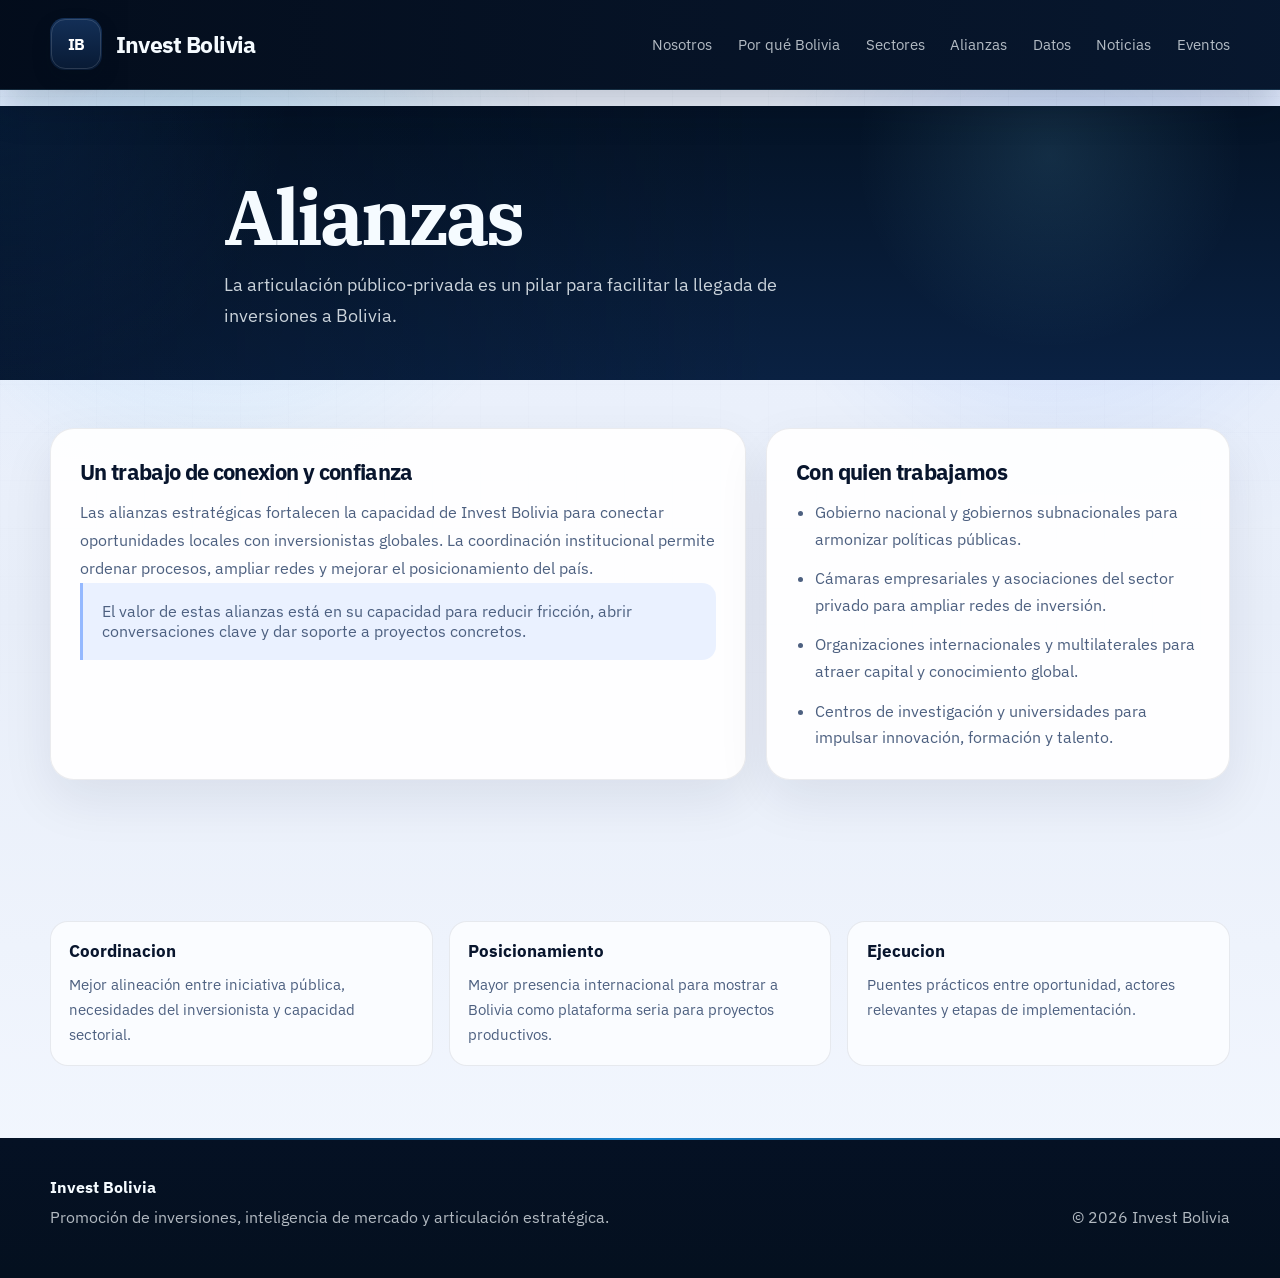
<file: alianzas.html>
<!DOCTYPE html>
<html lang="es">
<head>
  <meta charset="UTF-8">
  <meta name="viewport" content="width=device-width, initial-scale=1.0">
  <meta name="description" content="Alianzas institucionales de Invest Bolivia para articular oportunidades con inversionistas y actores clave.">
  <title>Alianzas | Invest Bolivia</title>
  <link rel="preconnect" href="https://fonts.googleapis.com">
  <link rel="preconnect" href="https://fonts.gstatic.com" crossorigin>
  <link
    href="https://fonts.googleapis.com/css2?family=IBM+Plex+Sans:wght@400;500;600;700&family=IBM+Plex+Serif:wght@600;700&display=swap"
    rel="stylesheet"
  >
  <link rel="stylesheet" href="css/styles.css">
</head>
<body>
  <header class="site-header">
    <div class="container">
      <nav class="nav" aria-label="Principal">
        <a class="brand" href="index.html#inicio">
          <span class="brand-mark">IB</span>
          <span class="brand-text">Invest Bolivia</span>
        </a>
        <button class="nav-toggle" type="button" aria-expanded="false" aria-controls="nav-menu">Menu</button>
        <div class="nav-menu" id="nav-menu">
          <a href="index.html#nosotros">Nosotros</a>
          <a href="index.html#bolivia">Por qu&eacute; Bolivia</a>
          <a href="index.html#sectores">Sectores</a>
          <a href="index.html#alianzas">Alianzas</a>
          <a href="index.html#datos">Datos</a>
          <a href="index.html#noticias">Noticias</a>
          <a href="index.html#eventos">Eventos</a>
        </div>
      </nav>
    </div>
  </header>

  <main class="page-main">
    <section class="page-hero">
      <div class="container page-hero-layout">
        <h1>Alianzas</h1>
        <p class="page-intro">La articulaci&oacute;n p&uacute;blico-privada es un pilar para facilitar la llegada de inversiones a Bolivia.</p>
      </div>
    </section>

    <section class="detail-section">
      <div class="container detail-grid">
        <article class="detail-card">
          <h2>Un trabajo de conexion y confianza</h2>
          <p>
            Las alianzas estrat&eacute;gicas fortalecen la capacidad de Invest Bolivia para conectar oportunidades locales con
            inversionistas globales. La coordinaci&oacute;n institucional permite ordenar procesos, ampliar redes y mejorar el
            posicionamiento del pa&iacute;s.
          </p>
          <div class="detail-note">
            El valor de estas alianzas est&aacute; en su capacidad para reducir fricci&oacute;n, abrir conversaciones clave y dar soporte a proyectos concretos.
          </div>
        </article>

        <article class="detail-card">
          <h3>Con quien trabajamos</h3>
          <ul class="detail-list">
            <li>Gobierno nacional y gobiernos subnacionales para armonizar pol&iacute;ticas p&uacute;blicas.</li>
            <li>C&aacute;maras empresariales y asociaciones del sector privado para ampliar redes de inversi&oacute;n.</li>
            <li>Organizaciones internacionales y multilaterales para atraer capital y conocimiento global.</li>
            <li>Centros de investigaci&oacute;n y universidades para impulsar innovaci&oacute;n, formaci&oacute;n y talento.</li>
          </ul>
        </article>
      </div>
    </section>

    <section class="detail-section">
      <div class="container mini-grid">
        <article class="mini-card">
          <h3>Coordinacion</h3>
          <p>Mejor alineaci&oacute;n entre iniciativa p&uacute;blica, necesidades del inversionista y capacidad sectorial.</p>
        </article>
        <article class="mini-card">
          <h3>Posicionamiento</h3>
          <p>Mayor presencia internacional para mostrar a Bolivia como plataforma seria para proyectos productivos.</p>
        </article>
        <article class="mini-card">
          <h3>Ejecucion</h3>
          <p>Puentes pr&aacute;cticos entre oportunidad, actores relevantes y etapas de implementaci&oacute;n.</p>
        </article>
      </div>
    </section>
  </main>

  <footer class="site-footer">
    <div class="container footer-content">
      <div>
        <p class="footer-title">Invest Bolivia</p>
        <p>Promoci&oacute;n de inversiones, inteligencia de mercado y articulaci&oacute;n estrat&eacute;gica.</p>
      </div>
      <p class="footer-copy">&copy; <span id="current-year"></span> Invest Bolivia</p>
    </div>
  </footer>

  <script src="js/main.js"></script>
</body>
</html>
</file>
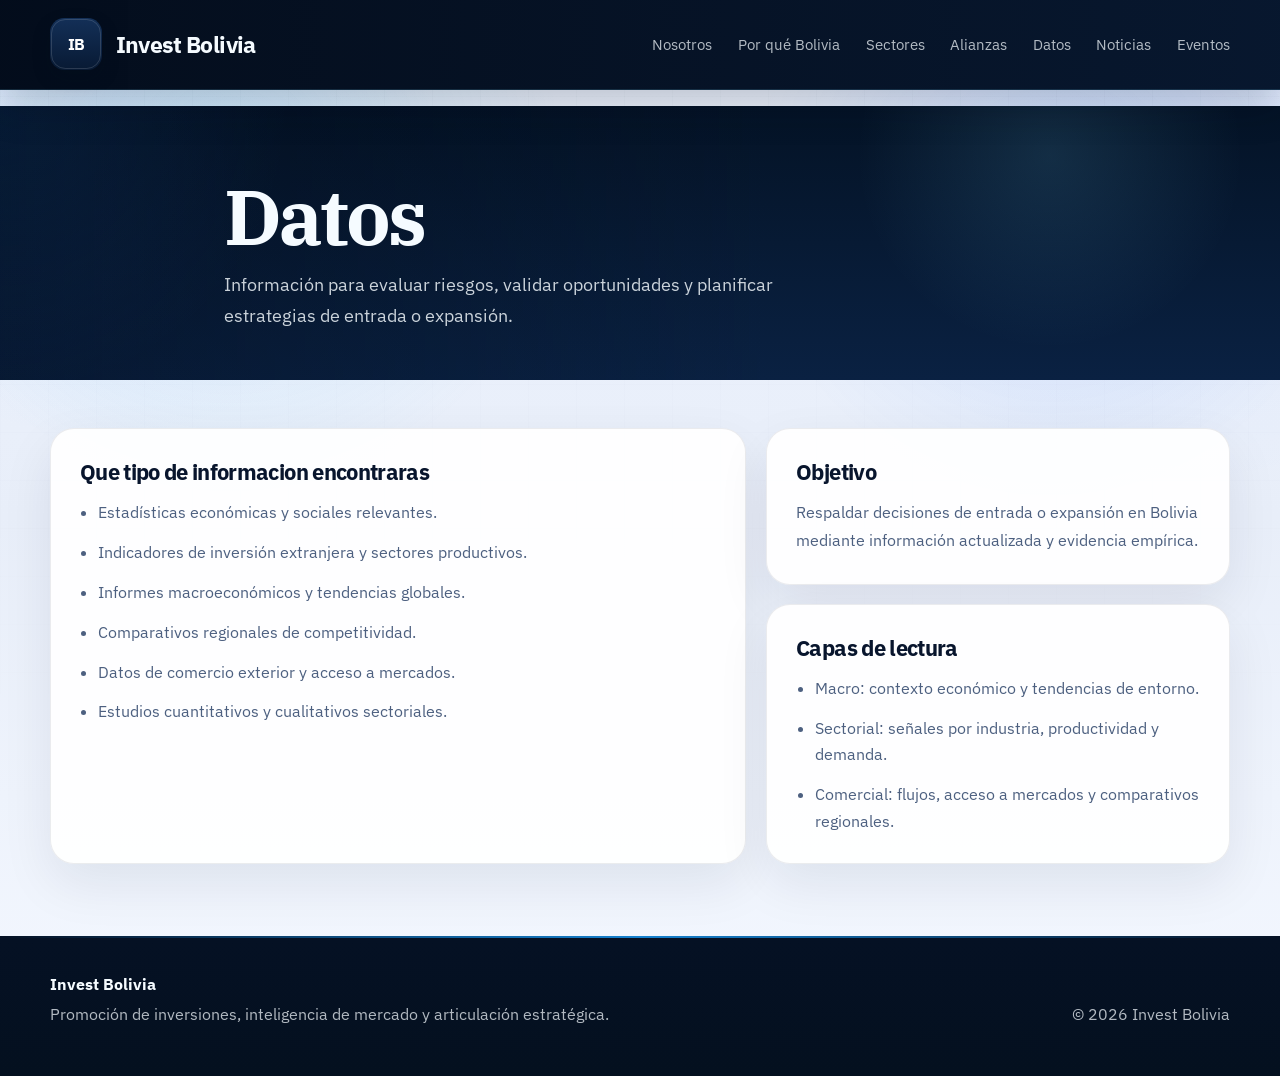
<file: datos.html>
<!DOCTYPE html>
<html lang="es">
<head>
  <meta charset="UTF-8">
  <meta name="viewport" content="width=device-width, initial-scale=1.0">
  <meta name="description" content="Datos e indicadores de Invest Bolivia para evaluar riesgos, tendencias y oportunidades de entrada.">
  <title>Datos | Invest Bolivia</title>
  <link rel="preconnect" href="https://fonts.googleapis.com">
  <link rel="preconnect" href="https://fonts.gstatic.com" crossorigin>
  <link
    href="https://fonts.googleapis.com/css2?family=IBM+Plex+Sans:wght@400;500;600;700&family=IBM+Plex+Serif:wght@600;700&display=swap"
    rel="stylesheet"
  >
  <link rel="stylesheet" href="css/styles.css">
</head>
<body>
  <header class="site-header">
    <div class="container">
      <nav class="nav" aria-label="Principal">
        <a class="brand" href="index.html#inicio">
          <span class="brand-mark">IB</span>
          <span class="brand-text">Invest Bolivia</span>
        </a>
        <button class="nav-toggle" type="button" aria-expanded="false" aria-controls="nav-menu">Menu</button>
        <div class="nav-menu" id="nav-menu">
          <a href="index.html#nosotros">Nosotros</a>
          <a href="index.html#bolivia">Por qu&eacute; Bolivia</a>
          <a href="index.html#sectores">Sectores</a>
          <a href="index.html#alianzas">Alianzas</a>
          <a href="index.html#datos">Datos</a>
          <a href="index.html#noticias">Noticias</a>
          <a href="index.html#eventos">Eventos</a>
        </div>
      </nav>
    </div>
  </header>

  <main class="page-main">
    <section class="page-hero">
      <div class="container page-hero-layout">
        <h1>Datos</h1>
        <p class="page-intro">Informaci&oacute;n para evaluar riesgos, validar oportunidades y planificar estrategias de entrada o expansi&oacute;n.</p>
      </div>
    </section>

    <section class="detail-section">
      <div class="container detail-grid">
        <article class="detail-card">
          <h2>Que tipo de informacion encontraras</h2>
          <ul class="detail-list">
            <li>Estad&iacute;sticas econ&oacute;micas y sociales relevantes.</li>
            <li>Indicadores de inversi&oacute;n extranjera y sectores productivos.</li>
            <li>Informes macroecon&oacute;micos y tendencias globales.</li>
            <li>Comparativos regionales de competitividad.</li>
            <li>Datos de comercio exterior y acceso a mercados.</li>
            <li>Estudios cuantitativos y cualitativos sectoriales.</li>
          </ul>
        </article>

        <div class="detail-stack">
          <article class="detail-card">
            <h3>Objetivo</h3>
            <p>Respaldar decisiones de entrada o expansi&oacute;n en Bolivia mediante informaci&oacute;n actualizada y evidencia emp&iacute;rica.</p>
          </article>
          <article class="detail-card">
            <h3>Capas de lectura</h3>
            <ul class="detail-list">
              <li>Macro: contexto econ&oacute;mico y tendencias de entorno.</li>
              <li>Sectorial: se&ntilde;ales por industria, productividad y demanda.</li>
              <li>Comercial: flujos, acceso a mercados y comparativos regionales.</li>
            </ul>
          </article>
        </div>
      </div>
    </section>
  </main>

  <footer class="site-footer">
    <div class="container footer-content">
      <div>
        <p class="footer-title">Invest Bolivia</p>
        <p>Promoci&oacute;n de inversiones, inteligencia de mercado y articulaci&oacute;n estrat&eacute;gica.</p>
      </div>
      <p class="footer-copy">&copy; <span id="current-year"></span> Invest Bolivia</p>
    </div>
  </footer>

  <script src="js/main.js"></script>
</body>
</html>
</file>
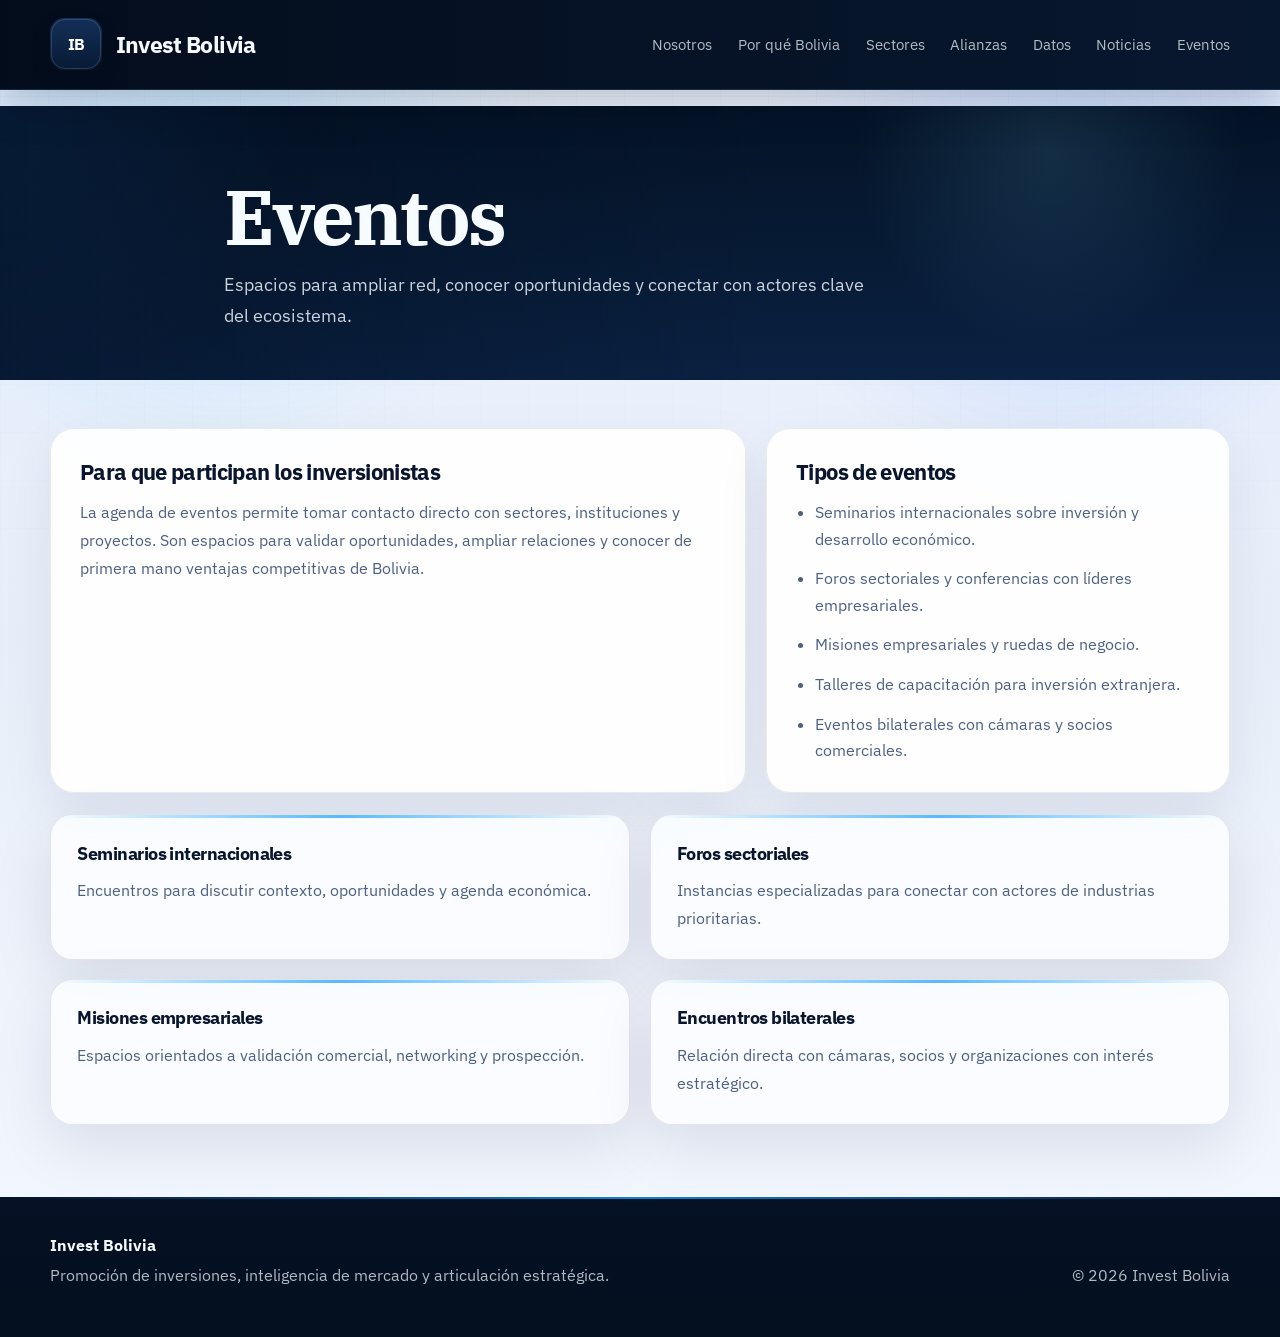
<file: eventos.html>
<!DOCTYPE html>
<html lang="es">
<head>
  <meta charset="UTF-8">
  <meta name="viewport" content="width=device-width, initial-scale=1.0">
  <meta name="description" content="Eventos de Invest Bolivia para conectar inversion, sectores y redes institucionales.">
  <title>Eventos | Invest Bolivia</title>
  <link rel="preconnect" href="https://fonts.googleapis.com">
  <link rel="preconnect" href="https://fonts.gstatic.com" crossorigin>
  <link
    href="https://fonts.googleapis.com/css2?family=IBM+Plex+Sans:wght@400;500;600;700&family=IBM+Plex+Serif:wght@600;700&display=swap"
    rel="stylesheet"
  >
  <link rel="stylesheet" href="css/styles.css">
</head>
<body>
  <header class="site-header">
    <div class="container">
      <nav class="nav" aria-label="Principal">
        <a class="brand" href="index.html#inicio">
          <span class="brand-mark">IB</span>
          <span class="brand-text">Invest Bolivia</span>
        </a>
        <button class="nav-toggle" type="button" aria-expanded="false" aria-controls="nav-menu">Menu</button>
        <div class="nav-menu" id="nav-menu">
          <a href="index.html#nosotros">Nosotros</a>
          <a href="index.html#bolivia">Por qu&eacute; Bolivia</a>
          <a href="index.html#sectores">Sectores</a>
          <a href="index.html#alianzas">Alianzas</a>
          <a href="index.html#datos">Datos</a>
          <a href="index.html#noticias">Noticias</a>
          <a href="index.html#eventos">Eventos</a>
        </div>
      </nav>
    </div>
  </header>

  <main class="page-main">
    <section class="page-hero">
      <div class="container page-hero-layout">
        <h1>Eventos</h1>
        <p class="page-intro">Espacios para ampliar red, conocer oportunidades y conectar con actores clave del ecosistema.</p>
      </div>
    </section>

    <section class="detail-section">
      <div class="container detail-grid">
        <article class="detail-card">
          <h2>Para que participan los inversionistas</h2>
          <p>
            La agenda de eventos permite tomar contacto directo con sectores, instituciones y proyectos. Son espacios para
            validar oportunidades, ampliar relaciones y conocer de primera mano ventajas competitivas de Bolivia.
          </p>
        </article>

        <article class="detail-card">
          <h3>Tipos de eventos</h3>
          <ul class="detail-list">
            <li>Seminarios internacionales sobre inversi&oacute;n y desarrollo econ&oacute;mico.</li>
            <li>Foros sectoriales y conferencias con l&iacute;deres empresariales.</li>
            <li>Misiones empresariales y ruedas de negocio.</li>
            <li>Talleres de capacitaci&oacute;n para inversi&oacute;n extranjera.</li>
            <li>Eventos bilaterales con c&aacute;maras y socios comerciales.</li>
          </ul>
        </article>
      </div>

      <div class="container" style="margin-top: 1.3rem;">
        <div class="events-grid">
          <article class="event-card">
            <h3>Seminarios internacionales</h3>
            <p>Encuentros para discutir contexto, oportunidades y agenda econ&oacute;mica.</p>
          </article>
          <article class="event-card">
            <h3>Foros sectoriales</h3>
            <p>Instancias especializadas para conectar con actores de industrias prioritarias.</p>
          </article>
          <article class="event-card">
            <h3>Misiones empresariales</h3>
            <p>Espacios orientados a validaci&oacute;n comercial, networking y prospecci&oacute;n.</p>
          </article>
          <article class="event-card">
            <h3>Encuentros bilaterales</h3>
            <p>Relaci&oacute;n directa con c&aacute;maras, socios y organizaciones con inter&eacute;s estrat&eacute;gico.</p>
          </article>
        </div>
      </div>
    </section>
  </main>

  <footer class="site-footer">
    <div class="container footer-content">
      <div>
        <p class="footer-title">Invest Bolivia</p>
        <p>Promoci&oacute;n de inversiones, inteligencia de mercado y articulaci&oacute;n estrat&eacute;gica.</p>
      </div>
      <p class="footer-copy">&copy; <span id="current-year"></span> Invest Bolivia</p>
    </div>
  </footer>

  <script src="js/main.js"></script>
</body>
</html>
</file>
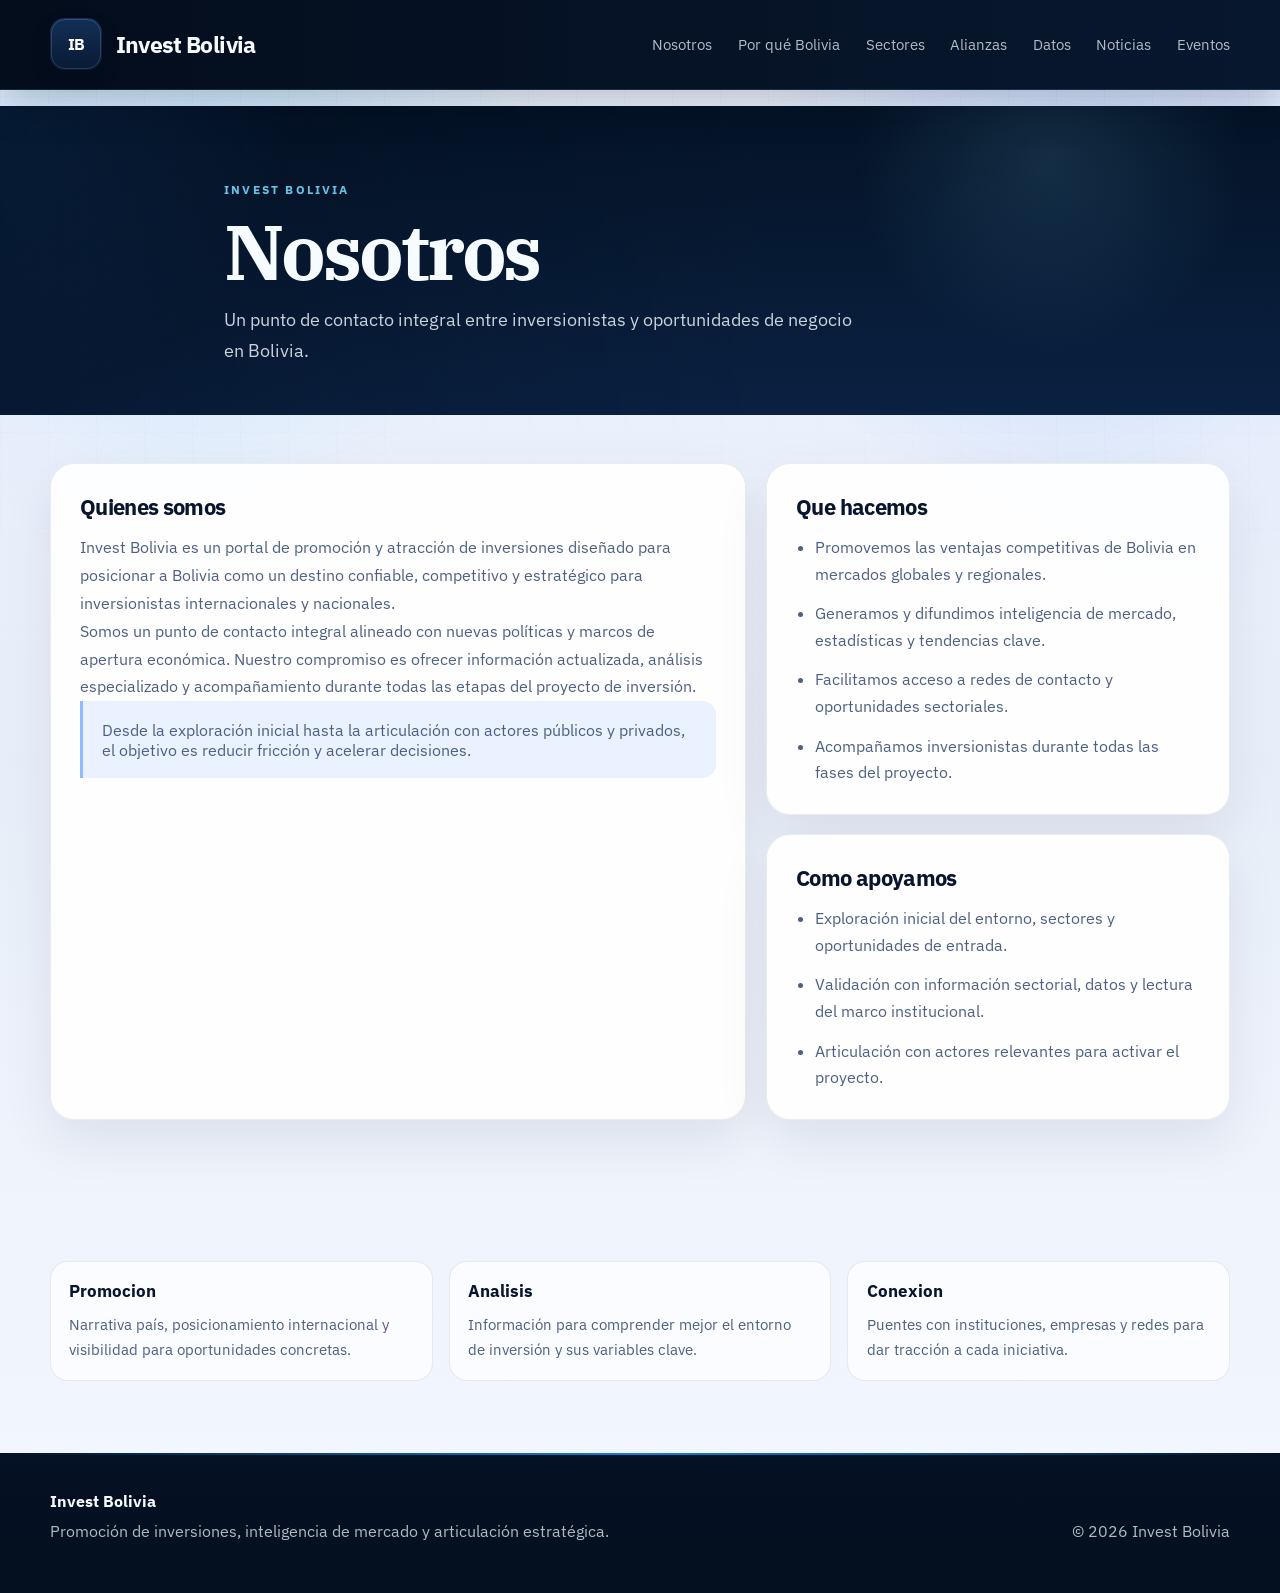
<file: nosotros.html>
<!DOCTYPE html>
<html lang="es">
<head>
  <meta charset="UTF-8">
  <meta name="viewport" content="width=device-width, initial-scale=1.0">
  <meta name="description" content="Invest Bolivia presenta su rol como portal de promocion y atraccion de inversiones en Bolivia.">
  <title>Nosotros | Invest Bolivia</title>
  <link rel="preconnect" href="https://fonts.googleapis.com">
  <link rel="preconnect" href="https://fonts.gstatic.com" crossorigin>
  <link
    href="https://fonts.googleapis.com/css2?family=IBM+Plex+Sans:wght@400;500;600;700&family=IBM+Plex+Serif:wght@600;700&display=swap"
    rel="stylesheet"
  >
  <link rel="stylesheet" href="css/styles.css">
</head>
<body>
  <header class="site-header">
    <div class="container">
      <nav class="nav" aria-label="Principal">
        <a class="brand" href="index.html#inicio">
          <span class="brand-mark">IB</span>
          <span class="brand-text">Invest Bolivia</span>
        </a>
        <button class="nav-toggle" type="button" aria-expanded="false" aria-controls="nav-menu">Menu</button>
        <div class="nav-menu" id="nav-menu">
          <a href="index.html#nosotros">Nosotros</a>
          <a href="index.html#bolivia">Por qu&eacute; Bolivia</a>
          <a href="index.html#sectores">Sectores</a>
          <a href="index.html#alianzas">Alianzas</a>
          <a href="index.html#datos">Datos</a>
          <a href="index.html#noticias">Noticias</a>
          <a href="index.html#eventos">Eventos</a>
        </div>
      </nav>
    </div>
  </header>

  <main class="page-main">
    <section class="page-hero">
      <div class="container page-hero-layout">
        <p class="page-tag">Invest Bolivia</p>
        <h1>Nosotros</h1>
        <p class="page-intro">Un punto de contacto integral entre inversionistas y oportunidades de negocio en Bolivia.</p>
      </div>
    </section>

    <section class="detail-section">
      <div class="container detail-grid">
        <article class="detail-card">
          <h2>Quienes somos</h2>
          <p>
            Invest Bolivia es un portal de promoci&oacute;n y atracci&oacute;n de inversiones dise&ntilde;ado para posicionar a Bolivia
            como un destino confiable, competitivo y estrat&eacute;gico para inversionistas internacionales y nacionales.
          </p>
          <p>
            Somos un punto de contacto integral alineado con nuevas pol&iacute;ticas y marcos de apertura econ&oacute;mica.
            Nuestro compromiso es ofrecer informaci&oacute;n actualizada, an&aacute;lisis especializado y acompa&ntilde;amiento
            durante todas las etapas del proyecto de inversi&oacute;n.
          </p>
          <div class="detail-note">
            Desde la exploraci&oacute;n inicial hasta la articulaci&oacute;n con actores p&uacute;blicos y privados, el objetivo es reducir fricci&oacute;n y acelerar decisiones.
          </div>
        </article>

        <div class="detail-stack">
          <article class="detail-card">
            <h3>Que hacemos</h3>
            <ul class="detail-list">
              <li>Promovemos las ventajas competitivas de Bolivia en mercados globales y regionales.</li>
              <li>Generamos y difundimos inteligencia de mercado, estad&iacute;sticas y tendencias clave.</li>
              <li>Facilitamos acceso a redes de contacto y oportunidades sectoriales.</li>
              <li>Acompa&ntilde;amos inversionistas durante todas las fases del proyecto.</li>
            </ul>
          </article>

          <article class="detail-card">
            <h3>Como apoyamos</h3>
            <ul class="detail-list">
              <li>Exploraci&oacute;n inicial del entorno, sectores y oportunidades de entrada.</li>
              <li>Validaci&oacute;n con informaci&oacute;n sectorial, datos y lectura del marco institucional.</li>
              <li>Articulaci&oacute;n con actores relevantes para activar el proyecto.</li>
            </ul>
          </article>
        </div>
      </div>
    </section>

    <section class="detail-section">
      <div class="container mini-grid">
        <article class="mini-card">
          <h3>Promocion</h3>
          <p>Narrativa pa&iacute;s, posicionamiento internacional y visibilidad para oportunidades concretas.</p>
        </article>
        <article class="mini-card">
          <h3>Analisis</h3>
          <p>Informaci&oacute;n para comprender mejor el entorno de inversi&oacute;n y sus variables clave.</p>
        </article>
        <article class="mini-card">
          <h3>Conexion</h3>
          <p>Puentes con instituciones, empresas y redes para dar tracci&oacute;n a cada iniciativa.</p>
        </article>
      </div>
    </section>
  </main>

  <footer class="site-footer">
    <div class="container footer-content">
      <div>
        <p class="footer-title">Invest Bolivia</p>
        <p>Promoci&oacute;n de inversiones, inteligencia de mercado y articulaci&oacute;n estrat&eacute;gica.</p>
      </div>
      <p class="footer-copy">&copy; <span id="current-year"></span> Invest Bolivia</p>
    </div>
  </footer>

  <script src="js/main.js"></script>
</body>
</html>
</file>
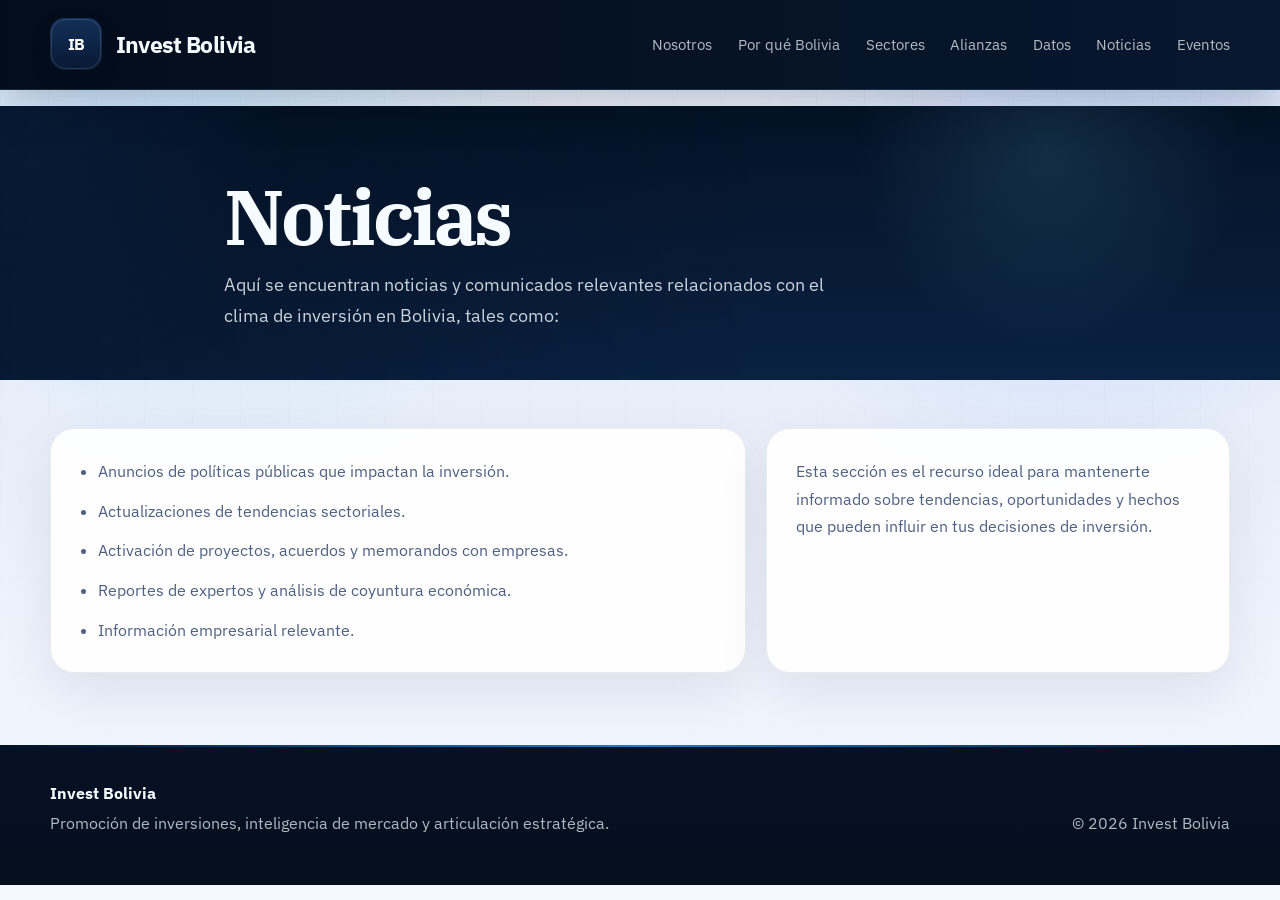
<file: noticias.html>
<!DOCTYPE html>
<html lang="es">
<head>
  <meta charset="UTF-8">
  <meta name="viewport" content="width=device-width, initial-scale=1.0">
  <meta name="description" content="Noticias y seguimiento del clima de inversion en Bolivia desde Invest Bolivia.">
  <title>Noticias | Invest Bolivia</title>
  <link rel="preconnect" href="https://fonts.googleapis.com">
  <link rel="preconnect" href="https://fonts.gstatic.com" crossorigin>
  <link
    href="https://fonts.googleapis.com/css2?family=IBM+Plex+Sans:wght@400;500;600;700&family=IBM+Plex+Serif:wght@600;700&display=swap"
    rel="stylesheet"
  >
  <link rel="stylesheet" href="css/styles.css">
</head>
<body>
  <header class="site-header">
    <div class="container">
      <nav class="nav" aria-label="Principal">
        <a class="brand" href="index.html#inicio">
          <span class="brand-mark">IB</span>
          <span class="brand-text">Invest Bolivia</span>
        </a>
        <button class="nav-toggle" type="button" aria-expanded="false" aria-controls="nav-menu">Menu</button>
        <div class="nav-menu" id="nav-menu">
          <a href="index.html#nosotros">Nosotros</a>
          <a href="index.html#bolivia">Por qu&eacute; Bolivia</a>
          <a href="index.html#sectores">Sectores</a>
          <a href="index.html#alianzas">Alianzas</a>
          <a href="index.html#datos">Datos</a>
          <a href="index.html#noticias">Noticias</a>
          <a href="index.html#eventos">Eventos</a>
        </div>
      </nav>
    </div>
  </header>

  <main class="page-main">
    <section class="page-hero">
      <div class="container page-hero-layout">
        <h1>Noticias</h1>
        <p class="page-intro">Aqu&iacute; se encuentran noticias y comunicados relevantes relacionados con el clima de inversi&oacute;n en Bolivia, tales como:</p>
      </div>
    </section>

    <section class="detail-section">
      <div class="container detail-grid">
        <article class="detail-card">
          <ul class="detail-list">
            <li>Anuncios de pol&iacute;ticas p&uacute;blicas que impactan la inversi&oacute;n.</li>
            <li>Actualizaciones de tendencias sectoriales.</li>
            <li>Activaci&oacute;n de proyectos, acuerdos y memorandos con empresas.</li>
            <li>Reportes de expertos y an&aacute;lisis de coyuntura econ&oacute;mica.</li>
            <li>Informaci&oacute;n empresarial relevante.</li>
          </ul>
        </article>

        <article class="detail-card">
          <p>
            Esta secci&oacute;n es el recurso ideal para mantenerte informado sobre tendencias, oportunidades y hechos que pueden influir en tus decisiones de inversi&oacute;n.
          </p>
        </article>
      </div>
    </section>
  </main>

  <footer class="site-footer">
    <div class="container footer-content">
      <div>
        <p class="footer-title">Invest Bolivia</p>
        <p>Promoci&oacute;n de inversiones, inteligencia de mercado y articulaci&oacute;n estrat&eacute;gica.</p>
      </div>
      <p class="footer-copy">&copy; <span id="current-year"></span> Invest Bolivia</p>
    </div>
  </footer>

  <script src="js/main.js"></script>
</body>
</html>
</file>
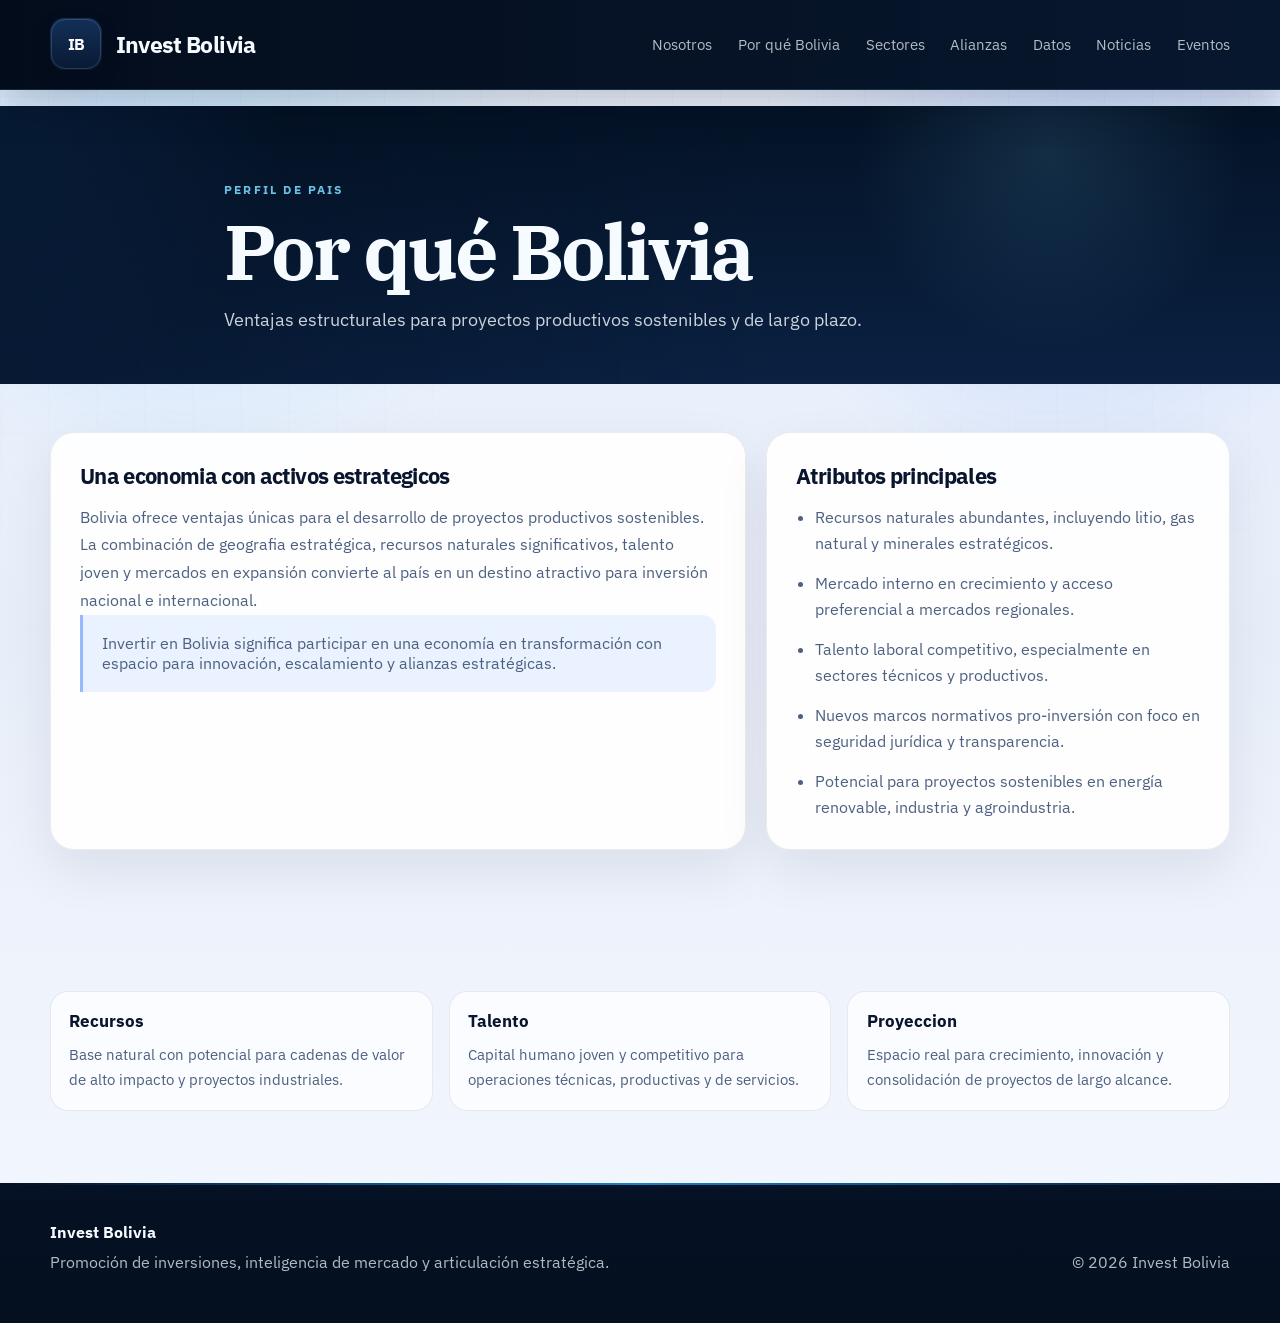
<file: por-que-bolivia.html>
<!DOCTYPE html>
<html lang="es">
<head>
  <meta charset="UTF-8">
  <meta name="viewport" content="width=device-width, initial-scale=1.0">
  <meta name="description" content="Razones clave para invertir en Bolivia con foco en recursos, talento, mercados y largo plazo.">
  <title>Por qu&eacute; Bolivia | Invest Bolivia</title>
  <link rel="preconnect" href="https://fonts.googleapis.com">
  <link rel="preconnect" href="https://fonts.gstatic.com" crossorigin>
  <link
    href="https://fonts.googleapis.com/css2?family=IBM+Plex+Sans:wght@400;500;600;700&family=IBM+Plex+Serif:wght@600;700&display=swap"
    rel="stylesheet"
  >
  <link rel="stylesheet" href="css/styles.css">
</head>
<body>
  <header class="site-header">
    <div class="container">
      <nav class="nav" aria-label="Principal">
        <a class="brand" href="index.html#inicio">
          <span class="brand-mark">IB</span>
          <span class="brand-text">Invest Bolivia</span>
        </a>
        <button class="nav-toggle" type="button" aria-expanded="false" aria-controls="nav-menu">Menu</button>
        <div class="nav-menu" id="nav-menu">
          <a href="index.html#nosotros">Nosotros</a>
          <a href="index.html#bolivia">Por qu&eacute; Bolivia</a>
          <a href="index.html#sectores">Sectores</a>
          <a href="index.html#alianzas">Alianzas</a>
          <a href="index.html#datos">Datos</a>
          <a href="index.html#noticias">Noticias</a>
          <a href="index.html#eventos">Eventos</a>
        </div>
      </nav>
    </div>
  </header>

  <main class="page-main">
    <section class="page-hero">
      <div class="container page-hero-layout">
        <p class="page-tag">Perfil de pais</p>
        <h1>Por qu&eacute; Bolivia</h1>
        <p class="page-intro">Ventajas estructurales para proyectos productivos sostenibles y de largo plazo.</p>
      </div>
    </section>

    <section class="detail-section">
      <div class="container detail-grid">
        <article class="detail-card">
          <h2>Una economia con activos estrategicos</h2>
          <p>
            Bolivia ofrece ventajas &uacute;nicas para el desarrollo de proyectos productivos sostenibles. La combinaci&oacute;n de
            geografia estrat&eacute;gica, recursos naturales significativos, talento joven y mercados en expansi&oacute;n convierte al pa&iacute;s
            en un destino atractivo para inversi&oacute;n nacional e internacional.
          </p>
          <div class="detail-note">
            Invertir en Bolivia significa participar en una econom&iacute;a en transformaci&oacute;n con espacio para innovaci&oacute;n, escalamiento y alianzas estrat&eacute;gicas.
          </div>
        </article>

        <article class="detail-card">
          <h3>Atributos principales</h3>
          <ul class="detail-list">
            <li>Recursos naturales abundantes, incluyendo litio, gas natural y minerales estrat&eacute;gicos.</li>
            <li>Mercado interno en crecimiento y acceso preferencial a mercados regionales.</li>
            <li>Talento laboral competitivo, especialmente en sectores t&eacute;cnicos y productivos.</li>
            <li>Nuevos marcos normativos pro-inversi&oacute;n con foco en seguridad jur&iacute;dica y transparencia.</li>
            <li>Potencial para proyectos sostenibles en energ&iacute;a renovable, industria y agroindustria.</li>
          </ul>
        </article>
      </div>
    </section>

    <section class="detail-section">
      <div class="container mini-grid">
        <article class="mini-card">
          <h3>Recursos</h3>
          <p>Base natural con potencial para cadenas de valor de alto impacto y proyectos industriales.</p>
        </article>
        <article class="mini-card">
          <h3>Talento</h3>
          <p>Capital humano joven y competitivo para operaciones t&eacute;cnicas, productivas y de servicios.</p>
        </article>
        <article class="mini-card">
          <h3>Proyeccion</h3>
          <p>Espacio real para crecimiento, innovaci&oacute;n y consolidaci&oacute;n de proyectos de largo alcance.</p>
        </article>
      </div>
    </section>
  </main>

  <footer class="site-footer">
    <div class="container footer-content">
      <div>
        <p class="footer-title">Invest Bolivia</p>
        <p>Promoci&oacute;n de inversiones, inteligencia de mercado y articulaci&oacute;n estrat&eacute;gica.</p>
      </div>
      <p class="footer-copy">&copy; <span id="current-year"></span> Invest Bolivia</p>
    </div>
  </footer>

  <script src="js/main.js"></script>
</body>
</html>
</file>
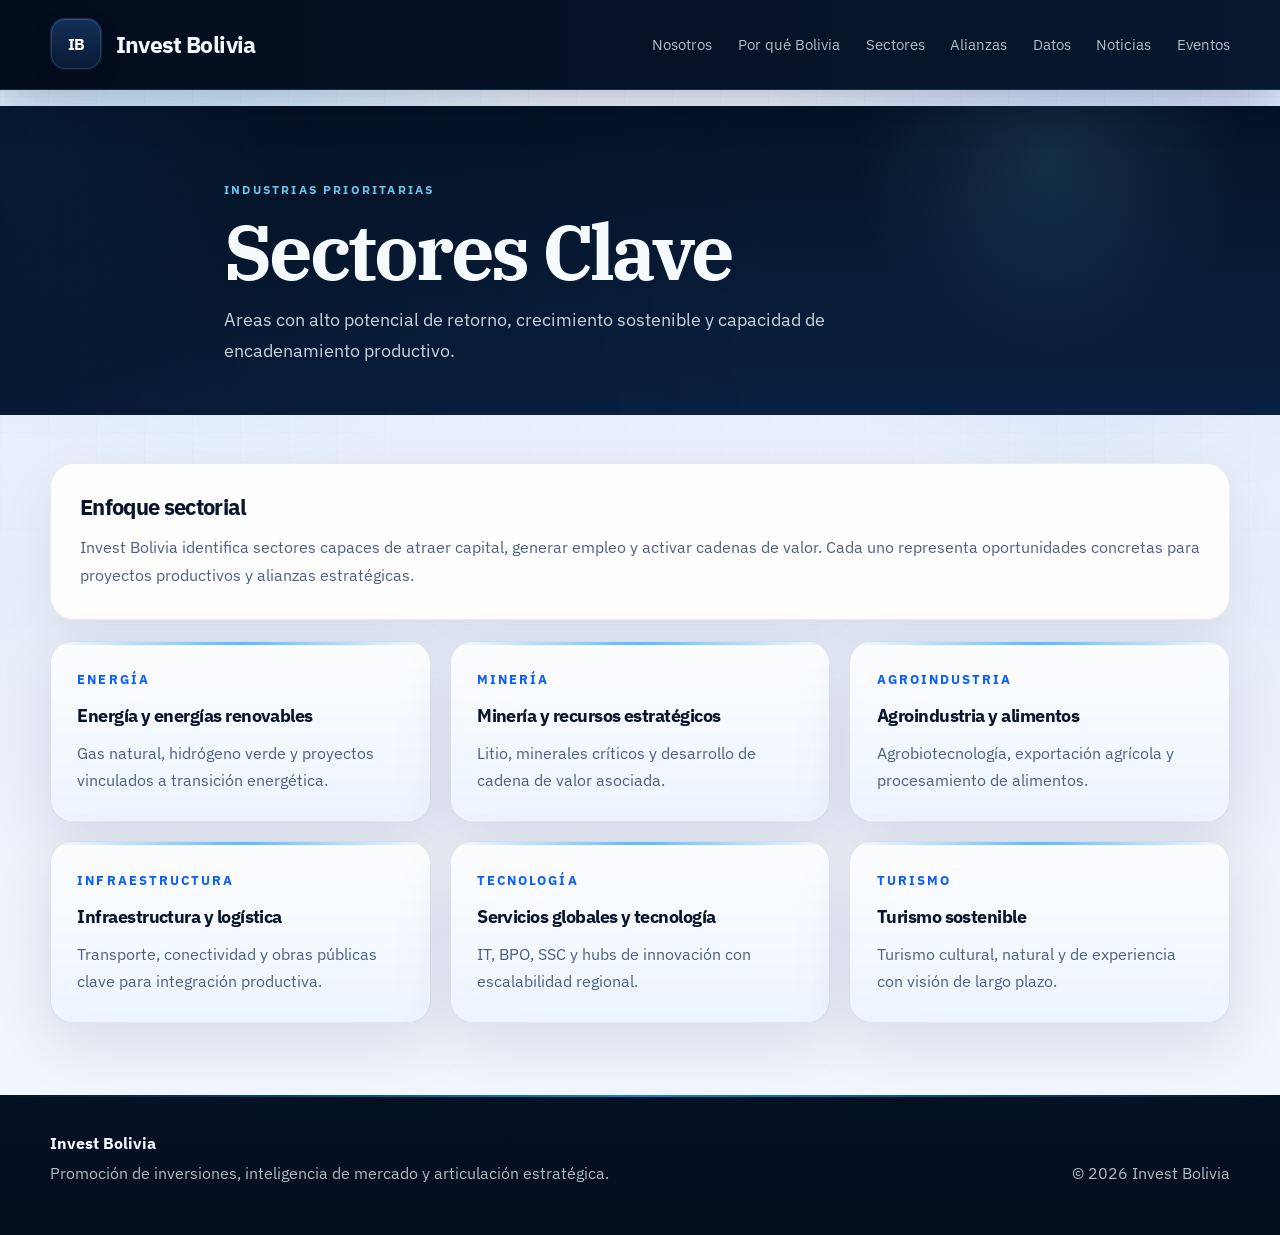
<file: sectores.html>
<!DOCTYPE html>
<html lang="es">
<head>
  <meta charset="UTF-8">
  <meta name="viewport" content="width=device-width, initial-scale=1.0">
  <meta name="description" content="Sectores clave de Invest Bolivia con alto potencial de retorno, escala y crecimiento sostenible.">
  <title>Sectores | Invest Bolivia</title>
  <link rel="preconnect" href="https://fonts.googleapis.com">
  <link rel="preconnect" href="https://fonts.gstatic.com" crossorigin>
  <link
    href="https://fonts.googleapis.com/css2?family=IBM+Plex+Sans:wght@400;500;600;700&family=IBM+Plex+Serif:wght@600;700&display=swap"
    rel="stylesheet"
  >
  <link rel="stylesheet" href="css/styles.css">
</head>
<body>
  <header class="site-header">
    <div class="container">
      <nav class="nav" aria-label="Principal">
        <a class="brand" href="index.html#inicio">
          <span class="brand-mark">IB</span>
          <span class="brand-text">Invest Bolivia</span>
        </a>
        <button class="nav-toggle" type="button" aria-expanded="false" aria-controls="nav-menu">Menu</button>
        <div class="nav-menu" id="nav-menu">
          <a href="index.html#nosotros">Nosotros</a>
          <a href="index.html#bolivia">Por qu&eacute; Bolivia</a>
          <a href="index.html#sectores">Sectores</a>
          <a href="index.html#alianzas">Alianzas</a>
          <a href="index.html#datos">Datos</a>
          <a href="index.html#noticias">Noticias</a>
          <a href="index.html#eventos">Eventos</a>
        </div>
      </nav>
    </div>
  </header>

  <main class="page-main">
    <section class="page-hero">
      <div class="container page-hero-layout">
        <p class="page-tag">Industrias prioritarias</p>
        <h1>Sectores Clave</h1>
        <p class="page-intro">Areas con alto potencial de retorno, crecimiento sostenible y capacidad de encadenamiento productivo.</p>
      </div>
    </section>

    <section class="detail-section">
      <div class="container">
        <div class="detail-card">
          <h2>Enfoque sectorial</h2>
          <p>
            Invest Bolivia identifica sectores capaces de atraer capital, generar empleo y activar cadenas de valor.
            Cada uno representa oportunidades concretas para proyectos productivos y alianzas estrat&eacute;gicas.
          </p>
        </div>

        <div class="sector-grid" style="margin-top: 1.3rem;">
          <article class="sector-card">
            <span>Energ&iacute;a</span>
            <h3>Energ&iacute;a y energ&iacute;as renovables</h3>
            <p>Gas natural, hidr&oacute;geno verde y proyectos vinculados a transici&oacute;n energ&eacute;tica.</p>
          </article>
          <article class="sector-card">
            <span>Miner&iacute;a</span>
            <h3>Miner&iacute;a y recursos estrat&eacute;gicos</h3>
            <p>Litio, minerales cr&iacute;ticos y desarrollo de cadena de valor asociada.</p>
          </article>
          <article class="sector-card">
            <span>Agroindustria</span>
            <h3>Agroindustria y alimentos</h3>
            <p>Agrobiotecnolog&iacute;a, exportaci&oacute;n agr&iacute;cola y procesamiento de alimentos.</p>
          </article>
          <article class="sector-card">
            <span>Infraestructura</span>
            <h3>Infraestructura y log&iacute;stica</h3>
            <p>Transporte, conectividad y obras p&uacute;blicas clave para integraci&oacute;n productiva.</p>
          </article>
          <article class="sector-card">
            <span>Tecnolog&iacute;a</span>
            <h3>Servicios globales y tecnolog&iacute;a</h3>
            <p>IT, BPO, SSC y hubs de innovaci&oacute;n con escalabilidad regional.</p>
          </article>
          <article class="sector-card">
            <span>Turismo</span>
            <h3>Turismo sostenible</h3>
            <p>Turismo cultural, natural y de experiencia con visi&oacute;n de largo plazo.</p>
          </article>
        </div>
      </div>
    </section>
  </main>

  <footer class="site-footer">
    <div class="container footer-content">
      <div>
        <p class="footer-title">Invest Bolivia</p>
        <p>Promoci&oacute;n de inversiones, inteligencia de mercado y articulaci&oacute;n estrat&eacute;gica.</p>
      </div>
      <p class="footer-copy">&copy; <span id="current-year"></span> Invest Bolivia</p>
    </div>
  </footer>

  <script src="js/main.js"></script>
</body>
</html>
</file>
<file: css/styles.css>
:root {
  --bg: #f3f7ff;
  --bg-alt: #ebf2ff;
  --surface: rgba(255, 255, 255, 0.86);
  --surface-soft: rgba(247, 250, 255, 0.88);
  --surface-strong: rgba(231, 240, 255, 0.94);
  --surface-dark: #061631;
  --surface-dark-alt: #0d2347;
  --text: #08152d;
  --text-soft: #4d6080;
  --text-muted: #7484a0;
  --text-inverse: #f5fbff;
  --line: rgba(8, 21, 45, 0.1);
  --line-strong: rgba(24, 160, 255, 0.24);
  --accent: #2d8cff;
  --accent-strong: #0b5dff;
  --accent-hot: #78d9ff;
  --accent-deep: #153f96;
  --shadow: 0 22px 60px rgba(6, 22, 49, 0.1);
  --shadow-strong: 0 28px 80px rgba(6, 49, 133, 0.24);
  --hero-shadow: 0 42px 120px rgba(2, 18, 48, 0.4);
  --radius-xl: 32px;
  --radius-lg: 26px;
  --radius-md: 22px;
  --radius-sm: 16px;
  --container: 1180px;
  --transition: 240ms ease;
}

*,
*::before,
*::after {
  box-sizing: border-box;
}

html {
  scroll-behavior: smooth;
}

body {
  position: relative;
  margin: 0;
  min-height: 100vh;
  overflow-x: hidden;
  font-family: "IBM Plex Sans", "Segoe UI", sans-serif;
  background:
    radial-gradient(circle at 8% 10%, rgba(45, 140, 255, 0.08), transparent 22%),
    radial-gradient(circle at 92% 12%, rgba(11, 93, 255, 0.06), transparent 24%),
    linear-gradient(180deg, #eef4ff 0%, #e8eef9 48%, #f4f8ff 100%);
  color: var(--text);
}

body::before,
body::after {
  content: "";
  position: fixed;
  inset: 0;
  pointer-events: none;
  z-index: -1;
}

body::before {
  background:
    linear-gradient(rgba(10, 30, 66, 0.028) 1px, transparent 1px),
    linear-gradient(90deg, rgba(10, 30, 66, 0.028) 1px, transparent 1px);
  background-size: 48px 48px;
  mask-image: linear-gradient(180deg, rgba(0, 0, 0, 0.7), transparent 86%);
}

body::after {
  background:
    radial-gradient(circle at 18% 18%, rgba(82, 209, 255, 0.15), transparent 26%),
    radial-gradient(circle at 82% 22%, rgba(0, 92, 255, 0.1), transparent 24%);
  animation: drift 20s ease-in-out infinite alternate;
}

img {
  max-width: 100%;
  display: block;
}

a {
  color: inherit;
  text-decoration: none;
}

p,
ul {
  margin: 0;
}

ul {
  padding-left: 1.2rem;
}

h1,
h2,
h3,
strong {
  margin: 0;
  font-family: "IBM Plex Sans", "Segoe UI", sans-serif;
}

button,
a,
.content-card,
.info-card,
.sector-card,
.event-card,
.hero-band-card,
.panel-card {
  transition:
    transform var(--transition),
    border-color var(--transition),
    background-color var(--transition),
    box-shadow var(--transition),
    color var(--transition);
}

.container {
  width: min(calc(100% - 2rem), var(--container));
  margin: 0 auto;
}

.site-header {
  position: fixed;
  top: 0;
  left: 0;
  right: 0;
  z-index: 40;
  backdrop-filter: blur(18px);
  background:
    linear-gradient(90deg, rgba(2, 11, 26, 0.94), rgba(6, 22, 46, 0.92)),
    rgba(3, 16, 35, 0.9);
  border-bottom: 1px solid rgba(120, 217, 255, 0.14);
  box-shadow: 0 16px 40px rgba(2, 11, 26, 0.2);
  color: var(--text-inverse);
}

.nav {
  position: relative;
  display: flex;
  align-items: center;
  justify-content: space-between;
  gap: 1rem;
  padding: 1.15rem 0;
}

.brand {
  display: inline-flex;
  align-items: center;
  gap: 0.85rem;
  font-family: "IBM Plex Sans", "Segoe UI", sans-serif;
  font-weight: 800;
  letter-spacing: -0.04em;
}

.brand-mark {
  position: relative;
  display: inline-grid;
  place-items: center;
  width: 3.25rem;
  height: 3.25rem;
  border-radius: 0.9rem;
  background: linear-gradient(180deg, rgba(20, 49, 90, 0.96), rgba(8, 26, 52, 0.98));
  color: #ffffff;
  box-shadow: 0 8px 18px rgba(2, 12, 28, 0.22);
}

.brand-mark::after {
  content: "";
  position: absolute;
  inset: 1px;
  border-radius: inherit;
  border: 1px solid rgba(255, 255, 255, 0.14);
}

.brand-text {
  font-size: 1.45rem;
  line-height: 1;
}

.nav-menu {
  display: flex;
  align-items: center;
  gap: 1.6rem;
  color: rgba(245, 251, 255, 0.72);
  font-size: 0.94rem;
}

.nav-menu a {
  position: relative;
  padding: 0.4rem 0;
}

.nav-menu a::after {
  content: "";
  position: absolute;
  left: 0;
  bottom: 0;
  width: 100%;
  height: 2px;
  transform: scaleX(0);
  transform-origin: left;
  background: linear-gradient(90deg, var(--accent), var(--accent-hot));
  transition: transform var(--transition);
}

.nav-menu a:hover,
.nav-menu a:focus-visible {
  color: var(--text-inverse);
}

.nav-menu a:hover::after,
.nav-menu a:focus-visible::after {
  transform: scaleX(1);
}

.nav-toggle {
  display: none;
  border: 1px solid rgba(255, 255, 255, 0.1);
  border-radius: 999px;
  padding: 0.75rem 1rem;
  background: rgba(255, 255, 255, 0.06);
  color: var(--text-inverse);
  font: inherit;
}

.hero {
  position: relative;
  display: flex;
  align-items: flex-end;
  min-height: 100svh;
  padding: 0;
  background: linear-gradient(180deg, #03111f 0%, #06182f 56%, #0a1d37 100%);
  border-bottom: 1px solid rgba(120, 217, 255, 0.1);
  overflow: clip;
}

.hero-media,
.hero-overlay,
.hero-video {
  position: absolute;
  inset: 0;
}

.hero-media {
  overflow: hidden;
}

.hero-video {
  width: 100%;
  height: 100%;
  object-fit: cover;
  object-position: center center;
}

.hero-overlay {
  background:
    linear-gradient(90deg, rgba(2, 12, 28, 0.92) 0%, rgba(3, 16, 36, 0.78) 24%, rgba(4, 18, 40, 0.46) 54%, rgba(4, 18, 40, 0.18) 78%, rgba(4, 18, 40, 0.08) 100%),
    linear-gradient(180deg, rgba(2, 10, 24, 0.26) 0%, rgba(2, 12, 28, 0.34) 62%, rgba(2, 12, 28, 0.74) 100%),
    radial-gradient(circle at 16% 26%, rgba(45, 140, 255, 0.1), transparent 22%);
}

.hero-shell {
  position: relative;
  z-index: 1;
  display: flex;
  align-items: center;
  width: 100%;
  min-height: 100svh;
  padding: clamp(8.25rem, 14vh, 9.5rem) clamp(1.5rem, 4vw, 3rem) 4rem clamp(2.5rem, 6vw, 4.75rem);
}

.hero::before,
.hero::after {
  content: "";
  position: absolute;
  border-radius: 999px;
  filter: blur(18px);
  pointer-events: none;
}

.hero::before {
  top: -8rem;
  left: -9rem;
  width: 32rem;
  height: 32rem;
  background:
    radial-gradient(circle, rgba(45, 140, 255, 0.12), transparent 48%);
  animation: float-orb 16s ease-in-out infinite;
}

.hero::after {
  right: -10rem;
  top: -1rem;
  width: 30rem;
  height: 30rem;
  background: radial-gradient(circle, rgba(11, 93, 255, 0.14), transparent 48%);
  animation: float-orb-reverse 18s ease-in-out infinite;
}

.hero-copy,
.hero-panel,
.content-card,
.info-card,
.sector-card,
.data-panel,
.event-card,
.hero-band-card {
  position: relative;
  overflow: hidden;
  border: 1px solid var(--line);
  box-shadow: var(--shadow);
}

.hero-content {
  position: relative;
  z-index: 1;
  width: min(100%, 39rem);
  color: var(--text-inverse);
}

.hero-content .eyebrow {
  margin-bottom: 0.85rem;
}

.hero-copy {
  padding: clamp(2rem, 4vw, 4rem);
  border-radius: var(--radius-xl);
  background:
    radial-gradient(circle at 16% 18%, rgba(120, 217, 255, 0.09), transparent 18%),
    radial-gradient(circle at 84% 18%, rgba(45, 140, 255, 0.12), transparent 28%),
    linear-gradient(132deg, rgba(2, 12, 28, 0.78), rgba(6, 24, 48, 0.78) 56%, rgba(11, 46, 104, 0.72));
  color: var(--text-inverse);
  border-color: rgba(120, 217, 255, 0.14);
  backdrop-filter: blur(14px);
  box-shadow: var(--hero-shadow);
}

.hero-copy::before,
.hero-panel::before,
.section-accent::before,
.section-dark::before,
.site-footer::before {
  content: "";
  position: absolute;
  inset: 0;
  pointer-events: none;
}

.hero-copy::before {
  background:
    linear-gradient(120deg, rgba(255, 255, 255, 0.08), transparent 26%),
    linear-gradient(transparent 92%, rgba(120, 217, 255, 0.14));
}

.hero-copy::after {
  content: "";
  position: absolute;
  right: -4rem;
  bottom: -5rem;
  width: 22rem;
  height: 22rem;
  border-radius: 50%;
  background:
    radial-gradient(circle, rgba(120, 217, 255, 0.1), transparent 50%),
    radial-gradient(circle at 36% 38%, rgba(45, 140, 255, 0.22), transparent 34%);
  filter: blur(22px);
  opacity: 0.8;
  transform: rotate(-16deg);
}

.eyebrow,
.section-tag,
.panel-label {
  display: inline-block;
  margin-bottom: 1rem;
  color: var(--accent-hot);
  font-size: 0.98rem;
  font-weight: 800;
  letter-spacing: 0.2em;
  text-transform: uppercase;
}

.hero-ribbon {
  display: flex;
  flex-wrap: wrap;
  gap: 0.7rem;
  margin-bottom: 1.1rem;
}

.hero-ribbon span {
  display: inline-flex;
  align-items: center;
  min-height: 2rem;
  padding: 0.45rem 0.9rem;
  border: 1px solid rgba(255, 255, 255, 0.14);
  border-radius: 999px;
  background: linear-gradient(135deg, rgba(255, 255, 255, 0.12), rgba(255, 255, 255, 0.04));
  color: rgba(245, 251, 255, 0.9);
  font-size: 0.8rem;
  font-weight: 600;
  letter-spacing: 0.02em;
}

.hero-ribbon span:last-child {
  border-color: rgba(120, 217, 255, 0.22);
  background: linear-gradient(135deg, rgba(120, 217, 255, 0.14), rgba(11, 93, 255, 0.12));
}

.hero h1 {
  max-width: 8.2ch;
  font-family: "IBM Plex Serif", Georgia, serif;
  font-size: clamp(2.9rem, 6vw, 4.75rem);
  line-height: 0.98;
  letter-spacing: -0.045em;
  color: rgba(248, 252, 255, 0.98);
  text-shadow: 0 8px 24px rgba(2, 12, 28, 0.32);
}

.hero-emphasis {
  color: #bfe2ff;
  font-family: "IBM Plex Serif", Georgia, serif;
  font-style: normal;
  font-weight: 600;
}

.hero-text {
  max-width: 43rem;
  margin-top: 1.5rem;
  font-size: 1.05rem;
  line-height: 1.78;
  color: rgba(245, 251, 255, 0.78);
}

.hero-subtitle {
  max-width: 28rem;
  margin-top: 1rem;
  font-size: clamp(1.05rem, 1.7vw, 1.35rem);
  line-height: 1.42;
  color: rgba(245, 251, 255, 0.9);
  text-shadow: 0 6px 20px rgba(2, 12, 28, 0.2);
}

.hero-message {
  max-width: 31rem;
  margin-top: 1.2rem;
  padding: 1rem 1.15rem;
  border: 1px solid rgba(255, 255, 255, 0.08);
  border-radius: 8px;
  background: linear-gradient(180deg, rgba(4, 17, 37, 0.42), rgba(4, 17, 37, 0.54));
  backdrop-filter: blur(4px);
  box-shadow: 0 18px 34px rgba(2, 12, 28, 0.14);
}

.hero-message p {
  margin: 0;
  color: rgba(245, 251, 255, 0.96);
  font-size: clamp(0.96rem, 1.25vw, 1.05rem);
  line-height: 1.62;
}

.hero-actions {
  display: flex;
  flex-wrap: wrap;
  gap: 0.9rem;
  margin-top: 1.45rem;
}

.hero-form-panel {
  max-width: 31rem;
  margin-top: 1rem;
  padding: 1rem;
  border: 1px solid rgba(255, 255, 255, 0.1);
  border-radius: var(--radius-sm);
  background: linear-gradient(180deg, rgba(4, 17, 37, 0.72), rgba(4, 17, 37, 0.82));
  backdrop-filter: blur(8px);
  box-shadow: 0 18px 34px rgba(2, 12, 28, 0.16);
}

.hero-form {
  display: grid;
  gap: 0.85rem;
}

.hero-form input {
  width: 100%;
  min-height: 3.2rem;
  padding: 0.9rem 1rem;
  border: 1px solid rgba(255, 255, 255, 0.14);
  border-radius: 12px;
  background: rgba(255, 255, 255, 0.94);
  color: var(--text);
  font: inherit;
}

.hero-form input::placeholder {
  color: var(--text-muted);
}

.hero-form .button {
  width: fit-content;
}

.button {
  display: inline-flex;
  align-items: center;
  justify-content: center;
  min-height: 3.3rem;
  padding: 0.9rem 1.4rem;
  border-radius: 999px;
  font-family: "IBM Plex Sans", "Segoe UI", sans-serif;
  font-size: 0.95rem;
  font-weight: 700;
}

.button:hover,
.button:focus-visible {
  transform: translateY(-2px);
}

.button-primary {
  border: 1px solid rgba(255, 255, 255, 0.12);
  background: linear-gradient(180deg, rgba(17, 54, 108, 0.94), rgba(11, 37, 74, 0.98));
  color: #ffffff;
  box-shadow: 0 14px 30px rgba(2, 12, 28, 0.18);
}

.button-secondary {
  border: 1px solid rgba(255, 255, 255, 0.14);
  background: linear-gradient(135deg, rgba(255, 255, 255, 0.08), rgba(255, 255, 255, 0.03));
  color: var(--text-inverse);
}

.button-soft {
  border: 1px solid rgba(8, 21, 45, 0.08);
  background: rgba(8, 21, 45, 0.04);
  color: var(--text);
  box-shadow: none;
}

.hero-meta {
  display: flex;
  flex-wrap: wrap;
  gap: 0.75rem;
  margin-top: 1.75rem;
}

.hero-meta span {
  padding: 0.7rem 0.95rem;
  border: 1px solid rgba(255, 255, 255, 0.12);
  border-radius: 999px;
  background: linear-gradient(135deg, rgba(255, 255, 255, 0.06), rgba(255, 255, 255, 0.02));
  color: rgba(245, 251, 255, 0.88);
  font-size: 0.84rem;
}

.hero-panel {
  display: flex;
  flex-direction: column;
  justify-content: space-between;
  padding: 2rem;
  border-radius: var(--radius-xl);
  background:
    radial-gradient(circle at top right, rgba(120, 217, 255, 0.12), transparent 26%),
    radial-gradient(circle at 86% 72%, rgba(45, 140, 255, 0.1), transparent 20%),
    linear-gradient(180deg, rgba(5, 18, 41, 0.7), rgba(8, 27, 57, 0.72));
  color: var(--text-inverse);
  border-color: rgba(120, 217, 255, 0.14);
  backdrop-filter: blur(18px);
}

.hero-panel::before {
  background: linear-gradient(transparent 88%, rgba(120, 217, 255, 0.1));
}

.panel-copy {
  color: rgba(245, 251, 255, 0.74);
  line-height: 1.72;
}

.panel-grid {
  display: grid;
  gap: 0.8rem;
  margin: 1.4rem 0 0;
}

.panel-card {
  padding: 1rem;
  border: 1px solid rgba(255, 255, 255, 0.11);
  border-radius: var(--radius-sm);
  background: linear-gradient(135deg, rgba(255, 255, 255, 0.06), rgba(255, 255, 255, 0.025));
}

.panel-card strong {
  display: block;
  margin-bottom: 0.4rem;
  font-size: 0.96rem;
}

.panel-card p {
  color: rgba(245, 251, 255, 0.74);
  line-height: 1.58;
  font-size: 0.92rem;
}

.panel-card:hover {
  transform: translateY(-4px);
  border-color: rgba(120, 217, 255, 0.22);
}

.hero-stats {
  display: grid;
  grid-template-columns: repeat(2, minmax(0, 1fr));
  gap: 0.85rem;
  margin-top: 1.4rem;
}

.hero-stats article {
  padding: 1rem;
  border: 1px solid rgba(120, 217, 255, 0.16);
  border-radius: var(--radius-sm);
  background:
    linear-gradient(180deg, rgba(45, 140, 255, 0.1), rgba(255, 255, 255, 0.02)),
    linear-gradient(135deg, rgba(120, 217, 255, 0.04), transparent 60%);
}

.hero-stats strong {
  display: block;
  font-size: 1.7rem;
  margin-bottom: 0.35rem;
}

.hero-stats span {
  color: rgba(245, 251, 255, 0.78);
  font-size: 0.9rem;
  line-height: 1.45;
}

.hero-band {
  position: relative;
  z-index: 1;
  display: grid;
  grid-template-columns: repeat(4, minmax(0, 1fr));
  gap: 1rem;
  margin-top: 1rem;
}

.hero-band-card {
  padding: 1.35rem;
  border-radius: var(--radius-lg);
  background:
    linear-gradient(160deg, rgba(6, 21, 46, 0.74), rgba(8, 30, 64, 0.62)),
    linear-gradient(135deg, rgba(45, 140, 255, 0.08), transparent);
  backdrop-filter: blur(14px);
  border-color: rgba(120, 217, 255, 0.1);
  color: var(--text-inverse);
}

.hero-band-card::before,
.content-card::before,
.info-card::before,
.sector-card::before,
.event-card::before,
.data-panel::before {
  content: "";
  position: absolute;
  top: 0;
  left: 0;
  width: 100%;
  height: 3px;
  background: linear-gradient(90deg, rgba(24, 160, 255, 0), rgba(24, 160, 255, 0.85), rgba(82, 209, 255, 0));
  opacity: 0.85;
}

.hero-band-card span {
  display: inline-block;
  margin-bottom: 0.7rem;
  color: var(--accent-hot);
  font-size: 0.76rem;
  font-weight: 800;
  letter-spacing: 0.16em;
}

.hero-band-card strong {
  display: block;
  margin-bottom: 0.55rem;
  font-size: 1rem;
  letter-spacing: -0.03em;
}

.hero-band-card p {
  color: rgba(245, 251, 255, 0.74);
  font-size: 0.9rem;
  line-height: 1.65;
}

.hero-band-card:nth-child(2)::before {
  background: linear-gradient(90deg, rgba(45, 140, 255, 0), rgba(45, 140, 255, 0.86), rgba(120, 217, 255, 0));
}

.hero-band-card:nth-child(3)::before {
  background: linear-gradient(90deg, rgba(120, 217, 255, 0), rgba(120, 217, 255, 0.88), rgba(45, 140, 255, 0.32));
}

.hero-band-card:nth-child(4)::before {
  background: linear-gradient(90deg, rgba(11, 93, 255, 0), rgba(11, 93, 255, 0.86), rgba(120, 217, 255, 0.3));
}

.section {
  position: relative;
  padding: 2rem 0 5rem;
  scroll-margin-top: 6rem;
}

.overview-section {
  background:
    radial-gradient(circle at top left, rgba(45, 140, 255, 0.08), transparent 24%),
    linear-gradient(180deg, #f4f7fb 0%, #eef3f9 100%);
}

.section-heading-compact {
  max-width: 46rem;
}

.overview-grid {
  display: grid;
  grid-template-columns: repeat(3, minmax(0, 1fr));
  gap: 1.35rem;
}

.overview-card {
  position: relative;
  display: grid;
  align-content: start;
  gap: 1rem;
  min-height: 100%;
  padding: 1.7rem;
  border: 1px solid rgba(8, 21, 45, 0.08);
  border-radius: 28px;
  background:
    linear-gradient(180deg, rgba(255, 255, 255, 0.96), rgba(246, 250, 255, 0.94));
  box-shadow: 0 24px 60px rgba(8, 21, 45, 0.08);
}

.overview-card::before {
  content: "";
  position: absolute;
  inset: 0 0 auto;
  height: 4px;
  border-radius: 28px 28px 0 0;
  background: linear-gradient(90deg, rgba(11, 93, 255, 0), rgba(11, 93, 255, 0.82), rgba(120, 217, 255, 0));
}

.overview-card:hover {
  transform: translateY(-8px);
  border-color: rgba(11, 93, 255, 0.14);
  box-shadow: 0 28px 70px rgba(6, 49, 133, 0.12);
}

.overview-card-wide {
  grid-column: span 3;
}

.overview-index {
  color: var(--accent-strong);
  font-size: 0.76rem;
  font-weight: 700;
  letter-spacing: 0.18em;
  text-transform: uppercase;
}

.overview-card h3 {
  font-size: 1.5rem;
  letter-spacing: -0.03em;
}

.overview-card > p:not(.overview-index) {
  color: var(--text-soft);
  line-height: 1.68;
}

.overview-list {
  display: grid;
  gap: 0.7rem;
  padding-left: 1.1rem;
  color: var(--text-soft);
  line-height: 1.6;
}

.section-heading {
  max-width: 58rem;
  margin-bottom: 2rem;
}

.section-heading h2 {
  font-size: clamp(1.95rem, 4vw, 3.45rem);
  line-height: 1.05;
  letter-spacing: -0.05em;
  text-wrap: balance;
}

.section-intro,
.section-note {
  max-width: 46rem;
  margin-top: 0.95rem;
  line-height: 1.76;
  color: var(--text-soft);
}

.content-grid,
.split-layout,
.data-layout {
  display: grid;
  grid-template-columns: minmax(0, 1.2fr) minmax(0, 0.8fr);
  gap: 1.25rem;
}

.content-card,
.data-panel {
  padding: 1.8rem;
  border-radius: var(--radius-md);
  background: var(--surface);
  backdrop-filter: blur(14px);
}

.content-card-wide {
  display: grid;
  align-content: start;
  gap: 1rem;
}

.content-card p,
.info-card p,
.sector-card p,
.data-panel p,
.event-card p {
  line-height: 1.72;
  color: var(--text-soft);
}

.content-card h3,
.info-card h3,
.sector-card h3,
.event-card h3 {
  margin-bottom: 0.8rem;
  font-size: 1.12rem;
  letter-spacing: -0.03em;
  color: var(--text);
}

.feature-list {
  display: grid;
  gap: 0.8rem;
  line-height: 1.7;
  color: var(--text-soft);
}

.section-accent,
.section-dark {
  overflow: clip;
}

.section-accent {
  background:
    linear-gradient(180deg, rgba(4, 16, 36, 0.99), rgba(8, 24, 52, 0.99)),
    linear-gradient(140deg, rgba(120, 217, 255, 0.08), transparent);
  color: var(--text-inverse);
}

.section-accent::before {
  background:
    radial-gradient(circle at top left, rgba(120, 217, 255, 0.14), transparent 28%),
    radial-gradient(circle at bottom right, rgba(11, 93, 255, 0.14), transparent 24%);
}

.section-dark {
  background:
    linear-gradient(180deg, rgba(2, 11, 28, 0.99), rgba(5, 18, 41, 0.99)),
    linear-gradient(135deg, rgba(45, 140, 255, 0.06), transparent);
  color: var(--text-inverse);
}

.section-dark::before {
  background:
    radial-gradient(circle at 8% 20%, rgba(45, 140, 255, 0.14), transparent 22%),
    radial-gradient(circle at 92% 80%, rgba(120, 217, 255, 0.14), transparent 20%);
}

.section-accent .section-intro,
.section-accent .section-note,
.section-dark .section-intro {
  color: rgba(245, 251, 255, 0.76);
}

.card-grid,
.sector-grid {
  display: grid;
  grid-template-columns: repeat(3, minmax(0, 1fr));
  gap: 1.2rem;
}

.events-grid {
  display: grid;
  grid-template-columns: repeat(2, minmax(0, 1fr));
  gap: 1.2rem;
}

.info-card,
.sector-card,
.event-card {
  padding: 1.65rem;
  border-radius: var(--radius-md);
  background: rgba(250, 252, 255, 0.96);
  backdrop-filter: blur(14px);
}

.section-accent .info-card {
  background: rgba(255, 255, 255, 0.08);
  border-color: rgba(255, 255, 255, 0.08);
}

.section-accent .info-card p,
.section-accent .info-card h3 {
  color: var(--text-inverse);
}

.sector-card {
  background: linear-gradient(180deg, rgba(255, 255, 255, 0.88), rgba(236, 244, 255, 0.92));
}

.sector-card span {
  display: inline-block;
  margin-bottom: 1rem;
  color: var(--accent-strong);
  font-size: 0.8rem;
  font-weight: 800;
  text-transform: uppercase;
  letter-spacing: 0.16em;
}

.section-dark .content-card {
  background: rgba(255, 255, 255, 0.06);
  border-color: rgba(255, 255, 255, 0.08);
}

.section-dark .content-card p,
.section-dark .content-card h3,
.section-dark .feature-list {
  color: var(--text-inverse);
}

.section-dark .event-card .feature-list {
  color: var(--text-soft);
}

.highlight-card {
  display: grid;
  place-items: center;
  min-height: 100%;
  background:
    radial-gradient(circle at top left, rgba(82, 209, 255, 0.18), transparent 34%),
    linear-gradient(180deg, rgba(255, 255, 255, 0.09), rgba(255, 255, 255, 0.04));
  font-size: 1.12rem;
}

.data-layout {
  align-items: stretch;
}

.data-panel {
  display: flex;
  flex-direction: column;
  justify-content: center;
  background: linear-gradient(180deg, rgba(6, 22, 49, 0.98), rgba(13, 35, 71, 0.98));
  color: var(--text-inverse);
}

.data-panel p {
  color: rgba(245, 251, 255, 0.8);
}

.data-metrics {
  display: grid;
  grid-template-columns: repeat(3, minmax(0, 1fr));
  gap: 0.8rem;
  margin-top: 1.4rem;
}

.data-metric {
  padding-top: 0.85rem;
  border-top: 1px solid rgba(255, 255, 255, 0.12);
}

.data-metric strong {
  display: block;
  margin-bottom: 0.35rem;
  font-size: 0.96rem;
}

.data-metric span {
  color: rgba(245, 251, 255, 0.72);
  font-size: 0.85rem;
  line-height: 1.55;
}

.content-card:hover,
.info-card:hover,
.sector-card:hover,
.event-card:hover,
.hero-band-card:hover,
.data-panel:hover {
  transform: translateY(-8px);
  border-color: var(--line-strong);
  box-shadow: var(--shadow-strong);
}

.page-main {
  padding-top: 6.6rem;
}

.page-hero {
  position: relative;
  padding: 4.5rem 0 3rem;
  background:
    radial-gradient(circle at top left, rgba(45, 140, 255, 0.14), transparent 22%),
    linear-gradient(180deg, #041326 0%, #0a2142 100%);
  color: var(--text-inverse);
  overflow: clip;
}

.page-hero::before {
  content: "";
  position: absolute;
  inset: 0;
  background:
    linear-gradient(90deg, rgba(2, 12, 28, 0.4), transparent 60%),
    radial-gradient(circle at 82% 18%, rgba(120, 217, 255, 0.12), transparent 18%);
  pointer-events: none;
}

.page-hero-layout {
  position: relative;
  z-index: 1;
  max-width: 52rem;
}

.page-tag {
  display: inline-block;
  margin-bottom: 1rem;
  color: rgba(120, 217, 255, 0.88);
  font-size: 0.76rem;
  font-weight: 700;
  letter-spacing: 0.18em;
  text-transform: uppercase;
}

.page-hero h1 {
  font-family: "IBM Plex Serif", Georgia, serif;
  font-size: clamp(3.4rem, 6vw, 5.4rem);
  line-height: 1;
  letter-spacing: -0.04em;
}

.page-intro {
  max-width: 40rem;
  margin-top: 1rem;
  color: rgba(245, 251, 255, 0.82);
  font-size: 1.1rem;
  line-height: 1.75;
}

.detail-section {
  padding: 3rem 0 4.5rem;
}

.detail-grid {
  display: grid;
  grid-template-columns: minmax(0, 1.2fr) minmax(320px, 0.8fr);
  gap: 1.3rem;
}

.detail-card {
  position: relative;
  padding: 1.8rem;
  border: 1px solid rgba(8, 21, 45, 0.08);
  border-radius: 24px;
  background: rgba(255, 255, 255, 0.92);
  box-shadow: 0 20px 52px rgba(8, 21, 45, 0.08);
}

.detail-card h2,
.detail-card h3 {
  margin-bottom: 0.85rem;
  font-size: 1.35rem;
  letter-spacing: -0.03em;
  color: var(--text);
}

.detail-card p {
  color: var(--text-soft);
  line-height: 1.74;
}

.detail-card + .detail-card {
  margin-top: 0;
}

.detail-stack {
  display: grid;
  gap: 1.2rem;
}

.detail-list {
  display: grid;
  gap: 0.85rem;
  padding-left: 1.15rem;
  color: var(--text-soft);
  line-height: 1.64;
}

.detail-card .detail-list,
.detail-card .detail-list li {
  color: var(--text-soft);
}

.detail-note {
  padding: 1.15rem 1.2rem;
  border-left: 3px solid rgba(11, 93, 255, 0.38);
  background: rgba(11, 93, 255, 0.08);
  border-radius: 0 14px 14px 0;
  color: var(--text-soft);
}

.mini-grid {
  display: grid;
  grid-template-columns: repeat(3, minmax(0, 1fr));
  gap: 1rem;
  margin-top: 1.3rem;
}

.mini-card {
  padding: 1.15rem;
  border: 1px solid rgba(8, 21, 45, 0.08);
  border-radius: 18px;
  background: rgba(250, 252, 255, 0.96);
}

.mini-card h3 {
  margin-bottom: 0.6rem;
  font-size: 1.05rem;
  color: var(--text);
}

.mini-card p {
  color: var(--text-soft);
  font-size: 0.95rem;
  line-height: 1.65;
}

.site-footer {
  position: relative;
  padding: 2.4rem 0 3rem;
  background: linear-gradient(180deg, #051124, #04101f);
  color: var(--text-inverse);
}

.site-footer::before {
  background: linear-gradient(90deg, rgba(24, 160, 255, 0), rgba(24, 160, 255, 0.78), rgba(82, 209, 255, 0));
  height: 2px;
  inset: 0 0 auto;
}

.footer-content {
  display: flex;
  align-items: flex-end;
  justify-content: space-between;
  gap: 1rem;
}

.footer-title {
  margin-bottom: 0.5rem;
  font-weight: 800;
}

.footer-copy,
.site-footer p:not(.footer-title) {
  color: rgba(245, 251, 255, 0.72);
  line-height: 1.6;
}

.reveal {
  opacity: 0;
  transform: translateY(28px) scale(0.985);
  transition:
    opacity 720ms cubic-bezier(0.2, 0.7, 0.2, 1),
    transform 720ms cubic-bezier(0.2, 0.7, 0.2, 1);
  transition-delay: var(--reveal-delay, 0ms);
}

.reveal.is-visible {
  opacity: 1;
  transform: translateY(0) scale(1);
}

@keyframes float-orb {
  0% {
    transform: translate3d(0, 0, 0);
  }
  100% {
    transform: translate3d(1.5rem, 2rem, 0);
  }
}

@keyframes float-orb-reverse {
  0% {
    transform: translate3d(0, 0, 0);
  }
  100% {
    transform: translate3d(-2rem, 1.4rem, 0);
  }
}

@keyframes drift {
  0% {
    transform: translate3d(0, 0, 0);
  }
  100% {
    transform: translate3d(0, 1.5rem, 0);
  }
}

@media (max-width: 1080px) {
  .content-grid,
  .split-layout,
  .data-layout,
  .detail-grid,
  .card-grid,
  .sector-grid,
  .events-grid,
  .mini-grid {
    grid-template-columns: 1fr;
  }

  .overview-grid {
    grid-template-columns: repeat(2, minmax(0, 1fr));
  }

  .overview-card-wide {
    grid-column: span 2;
  }

  .hero h1 {
    max-width: 12ch;
  }

  .data-metrics {
    grid-template-columns: 1fr;
  }
}

@media (max-width: 980px) {
  .nav-toggle {
    display: inline-flex;
  }

  .nav-menu {
    position: absolute;
    top: calc(100% + 0.5rem);
    left: 0;
    right: 0;
    display: none;
    flex-direction: column;
    align-items: flex-start;
    gap: 0.45rem;
    padding: 1rem;
    border: 1px solid rgba(120, 217, 255, 0.12);
    border-radius: var(--radius-md);
    background: rgba(4, 17, 37, 0.94);
    box-shadow: var(--shadow);
  }

  .nav-menu.is-open {
    display: flex;
  }

  .brand-mark {
    width: 2.85rem;
    height: 2.85rem;
  }

  .brand-text {
    font-size: 1.2rem;
  }

  .footer-content {
    flex-direction: column;
    align-items: flex-start;
  }
}

@media (max-width: 640px) {
  .hero-shell {
    align-items: flex-end;
    padding-top: 7rem;
    padding-bottom: 3rem;
  }

  .overview-grid {
    grid-template-columns: 1fr;
  }

  .overview-card-wide {
    grid-column: span 1;
  }

  .hero-message {
    padding: 1.15rem 1.15rem 1.2rem;
  }

  .hero-copy,
  .hero-panel,
  .content-card,
  .overview-card,
  .detail-card,
  .mini-card,
  .info-card,
  .sector-card,
  .data-panel,
  .event-card,
  .hero-band-card {
    padding: 1.35rem;
  }

  .brand-text {
    font-size: 1.05rem;
  }

  .hero-stats {
    grid-template-columns: 1fr;
  }

  .section {
    padding-bottom: 3.6rem;
  }
}

@media (prefers-reduced-motion: reduce) {
  html {
    scroll-behavior: auto;
  }

  *,
  *::before,
  *::after {
    animation: none !important;
    transition-duration: 0ms !important;
  }

  .reveal {
    opacity: 1;
    transform: none;
  }
}
</file>
